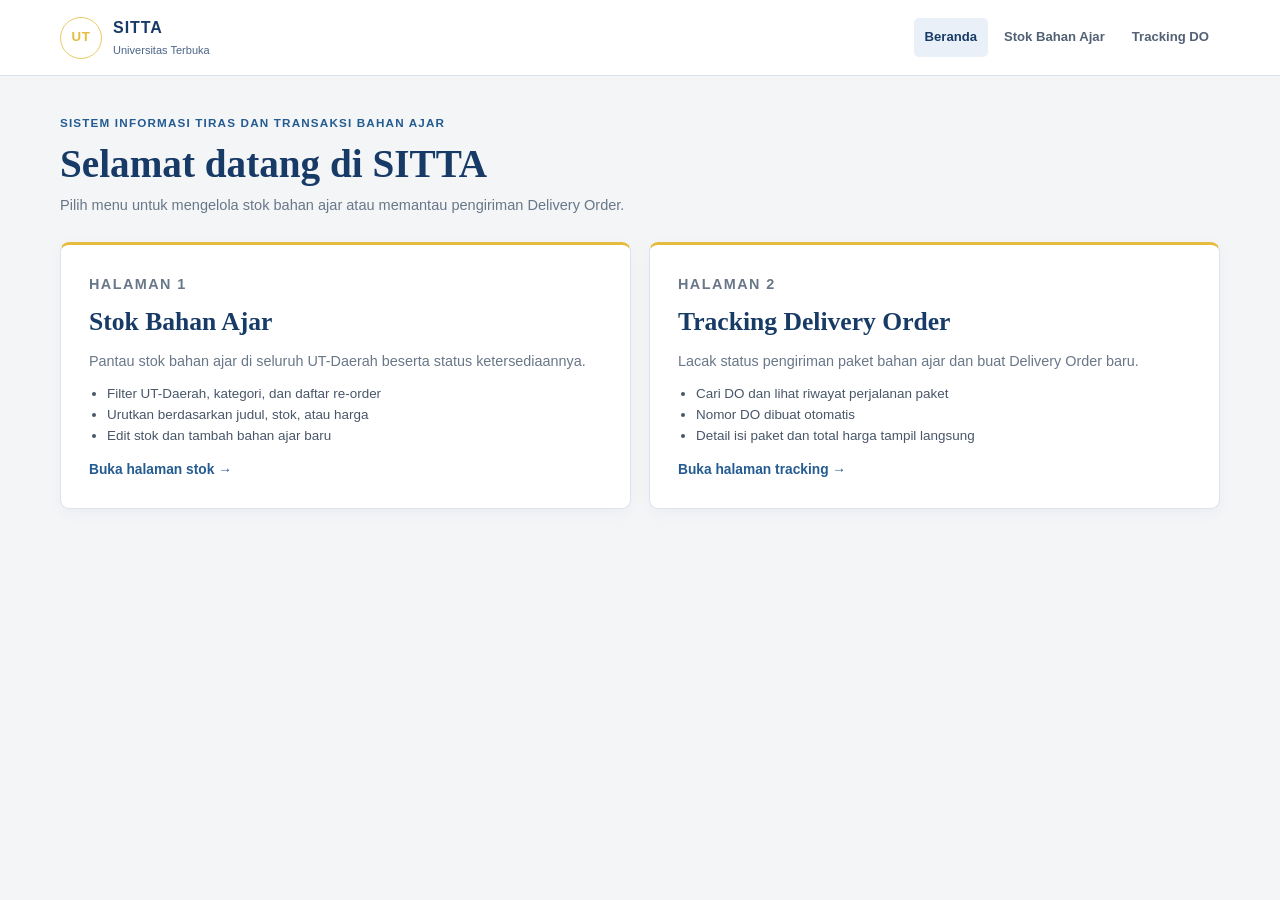
<file: index.html>
<!doctype html>
<html lang="id">
<head>
    <meta charset="utf-8">
    <meta name="viewport" content="width=device-width, initial-scale=1">
    <meta name="theme-color" content="#173b66">
    <title>Beranda | SITTA Universitas Terbuka</title>
    <link rel="stylesheet" href="css/style.css">
</head>
<body>
    <header class="site-header">
        <a class="brand" href="index.html" aria-label="SITTA, kembali ke beranda">
            <span class="brand-mark" aria-hidden="true">UT</span>
            <span class="brand-name">SITTA <small>Universitas Terbuka</small></span>
        </a>
        <nav class="main-nav" aria-label="Menu utama">
            <a class="nav-link is-active" href="index.html" aria-current="page">Beranda</a>
            <a class="nav-link" href="stok.html">Stok Bahan Ajar</a>
            <a class="nav-link" href="tracking.html">Tracking DO</a>
        </nav>
    </header>

    <main class="page-shell">
        <section class="page-intro">
            <p class="eyebrow">Sistem Informasi Tiras dan Transaksi Bahan Ajar</p>
            <h1>Selamat datang di SITTA</h1>
            <p class="muted-copy">Pilih menu untuk mengelola stok bahan ajar atau memantau pengiriman Delivery Order.</p>
        </section>

        <section class="menu-grid" aria-label="Menu aplikasi">
            <a class="menu-card" href="stok.html">
                <p class="eyebrow">Halaman 1</p>
                <h2>Stok Bahan Ajar</h2>
                <p>Pantau stok bahan ajar di seluruh UT-Daerah beserta status ketersediaannya.</p>
                <ul>
                    <li>Filter UT-Daerah, kategori, dan daftar re-order</li>
                    <li>Urutkan berdasarkan judul, stok, atau harga</li>
                    <li>Edit stok dan tambah bahan ajar baru</li>
                </ul>
                <span class="menu-card-link">Buka halaman stok &rarr;</span>
            </a>

            <a class="menu-card" href="tracking.html">
                <p class="eyebrow">Halaman 2</p>
                <h2>Tracking Delivery Order</h2>
                <p>Lacak status pengiriman paket bahan ajar dan buat Delivery Order baru.</p>
                <ul>
                    <li>Cari DO dan lihat riwayat perjalanan paket</li>
                    <li>Nomor DO dibuat otomatis</li>
                    <li>Detail isi paket dan total harga tampil langsung</li>
                </ul>
                <span class="menu-card-link">Buka halaman tracking &rarr;</span>
            </a>
        </section>
    </main>
</body>
</html>
</file>
<file: css/style.css>
/* ===== GAYA GLOBAL DAN VARIABEL WARNA ===== */
:root {
    color-scheme: light;
    --navy: #173b66;
    --blue: #245b91;
    --blue-soft: #e9f0f7;
    --yellow: #e5bc3f;
    --ink: #253140;
    --muted: #697788;
    --line: #dce3ea;
    --surface: #ffffff;
    --page: #f3f5f7;
    --success: #2f765c;
    --success-soft: #edf5f0;
    --warning: #b45f06;
    --warning-soft: #fdf3e6;
    --danger: #a63838;
    --danger-soft: #fbeeee;
    --shadow: 0 12px 34px rgba(23, 59, 102, 0.08);
    font-family: "Avenir Next", Avenir, "Segoe UI", sans-serif;
}

* {
    box-sizing: border-box;
}

body {
    min-width: 320px;
    margin: 0;
    background: var(--page);
    color: var(--ink);
    line-height: 1.55;
}

button,
input,
select,
textarea {
    font: inherit;
}

button,
a {
    -webkit-tap-highlight-color: transparent;
}

a {
    color: inherit;
}

button:focus-visible,
a:focus-visible,
input:focus-visible,
select:focus-visible,
textarea:focus-visible {
    outline: 3px solid rgba(229, 188, 63, 0.75);
    outline-offset: 3px;
}

[hidden] {
    display: none !important;
}

/* Template Vue disembunyikan sampai selesai di-mount agar {{ }} mentah tidak sempat terlihat. */
[v-cloak] {
    display: none !important;
}

/* ===== NAVBAR BERSAMA SEMUA HALAMAN ===== */
.site-header {
    position: relative;
    z-index: 2;
    display: flex;
    align-items: center;
    justify-content: space-between;
    gap: 22px;
    min-height: 76px;
    padding: 12px max(24px, calc((100vw - 1160px) / 2));
    border-bottom: 1px solid var(--line);
    background: #ffffff;
}

.brand {
    width: fit-content;
    display: inline-flex;
    align-items: center;
    gap: 11px;
    color: var(--navy);
    text-decoration: none;
}

.brand-mark {
    width: 42px;
    height: 42px;
    display: grid;
    place-items: center;
    border: 1px solid rgba(229, 188, 63, 0.8);
    border-radius: 50%;
    color: var(--yellow);
    font-size: 0.83rem;
    font-weight: 800;
    letter-spacing: 0.05em;
}

.brand-name {
    display: grid;
    gap: 1px;
    font-size: 1rem;
    font-weight: 800;
    letter-spacing: 0.06em;
}

.brand-name small {
    font-size: 0.69rem;
    font-weight: 500;
    letter-spacing: 0;
    opacity: 0.78;
}

.main-nav {
    display: flex;
    align-items: center;
    flex-wrap: wrap;
    gap: 5px;
}

.nav-link {
    padding: 9px 11px;
    border-radius: 5px;
    color: #526174;
    font-size: 0.82rem;
    font-weight: 650;
    text-decoration: none;
    white-space: nowrap;
}

.nav-link:hover,
.nav-link.is-active {
    background: var(--blue-soft);
    color: var(--navy);
}

/* ===== LAYOUT DAN JUDUL HALAMAN ===== */
.page-shell {
    width: min(calc(100% - 48px), 1160px);
    margin: 0 auto;
    padding: 38px 0 52px;
}

.eyebrow {
    margin: 0 0 8px;
    color: var(--blue);
    font-size: 0.73rem;
    font-weight: 750;
    letter-spacing: 0.1em;
    text-transform: uppercase;
}

.page-intro {
    margin: 0 0 25px;
}

.page-intro h1,
.panel h2,
.panel h3,
.menu-card h2 {
    margin: 0;
    color: var(--navy);
    font-family: Georgia, "Times New Roman", serif;
    font-weight: 600;
    line-height: 1.2;
}

.page-intro h1 {
    font-size: clamp(1.9rem, 4vw, 2.45rem);
}

.page-intro-row {
    display: flex;
    align-items: flex-end;
    justify-content: space-between;
    gap: 24px;
}

.muted-copy {
    margin: 7px 0 0;
    color: var(--muted);
    font-size: 0.91rem;
}

/* KARTU RINGKASAN ANGKA DI SAMPING JUDUL HALAMAN */
.summary-row {
    display: flex;
    flex-wrap: wrap;
    gap: 12px;
}

.stat-card {
    min-width: 150px;
    display: grid;
    gap: 1px;
    padding: 11px 16px;
    border-left: 3px solid var(--yellow);
    background: #ffffff;
    color: var(--muted);
    font-size: 0.75rem;
}

.stat-card strong {
    color: var(--navy);
    font-family: Georgia, "Times New Roman", serif;
    font-size: 1.55rem;
}

.stat-card-warning {
    border-left-color: var(--warning);
}

/* ===== PANEL BERSAMA ===== */
.panel {
    margin-top: 18px;
    padding: 24px;
    border: 1px solid var(--line);
    border-radius: 9px;
    background: var(--surface);
    box-shadow: 0 4px 16px rgba(23, 59, 102, 0.035);
}

.panel-heading {
    display: flex;
    align-items: flex-end;
    justify-content: space-between;
    gap: 18px;
    margin-bottom: 18px;
}

.panel-heading .eyebrow {
    margin-bottom: 4px;
}

.panel h2 {
    font-size: 1.55rem;
}

.panel h3 {
    font-size: 1.28rem;
}

/* ===== FORM, FIELD, DAN PESAN VALIDASI ===== */
.form-field {
    min-width: 0;
    display: grid;
    align-content: start;
    gap: 7px;
}

.form-field label,
.field-label {
    color: #344356;
    font-size: 0.84rem;
    font-weight: 650;
}

.form-field input,
.form-field select,
.form-field textarea {
    width: 100%;
    min-height: 45px;
    padding: 10px 12px;
    border: 1px solid #cbd5df;
    border-radius: 6px;
    background: #ffffff;
    color: var(--ink);
}

.form-field textarea {
    min-height: 80px;
    resize: vertical;
}

.form-field input[readonly] {
    background: #f4f6f8;
    color: var(--navy);
    font-weight: 700;
}

.form-field input::placeholder,
.form-field textarea::placeholder {
    color: #9aa5b1;
}

.form-field.has-error input,
.form-field.has-error select,
.form-field.has-error textarea {
    border-color: var(--danger);
    background: #fffafa;
}

.field-error {
    margin: 0;
    color: var(--danger);
    font-size: 0.76rem;
    font-weight: 600;
}

.field-hint {
    margin: 0;
    color: var(--muted);
    font-size: 0.76rem;
}

.form-feedback {
    margin: 14px 0 0;
    padding: 10px 13px;
    border-radius: 6px;
    background: var(--success-soft);
    color: var(--success);
    font-size: 0.84rem;
    font-weight: 650;
}

.form-feedback.feedback-error {
    background: var(--danger-soft);
    color: var(--danger);
}

.form-grid {
    display: grid;
    grid-template-columns: repeat(3, minmax(0, 1fr));
    gap: 16px;
}

.form-grid .span-2 {
    grid-column: span 2;
}

.form-grid .span-all {
    grid-column: 1 / -1;
}

.form-actions {
    display: flex;
    align-items: center;
    justify-content: flex-end;
    flex-wrap: wrap;
    gap: 10px;
    margin-top: 18px;
}

/* ===== TOMBOL ===== */
.button {
    min-height: 43px;
    display: inline-flex;
    align-items: center;
    justify-content: center;
    gap: 8px;
    padding: 10px 17px;
    border: 1px solid transparent;
    border-radius: 6px;
    cursor: pointer;
    font-weight: 700;
    text-decoration: none;
    white-space: nowrap;
    transition: background-color 140ms ease, border-color 140ms ease, transform 140ms ease;
}

.button:hover {
    transform: translateY(-1px);
}

.button:disabled {
    cursor: not-allowed;
    opacity: 0.5;
    transform: none;
}

.button-primary {
    background: var(--navy);
    color: #ffffff;
}

.button-primary:hover {
    background: #102f53;
}

.button-outline {
    border-color: #bdcad7;
    background: #ffffff;
    color: var(--navy);
}

.button-outline:hover {
    border-color: var(--blue);
    background: var(--blue-soft);
}

.button-small {
    min-height: 34px;
    padding: 6px 11px;
    font-size: 0.78rem;
}

/* ===== INDEX: KARTU MENU ===== */
.menu-grid {
    display: grid;
    grid-template-columns: repeat(2, minmax(0, 1fr));
    gap: 18px;
}

.menu-card {
    display: grid;
    gap: 12px;
    padding: 28px;
    border: 1px solid var(--line);
    border-top: 3px solid var(--yellow);
    border-radius: 9px;
    background: #ffffff;
    color: inherit;
    text-decoration: none;
    box-shadow: 0 4px 16px rgba(23, 59, 102, 0.035);
    transition: border-color 140ms ease, transform 140ms ease, box-shadow 140ms ease;
}

.menu-card:hover {
    transform: translateY(-2px);
    border-color: var(--blue);
    box-shadow: var(--shadow);
}

.menu-card h2 {
    font-size: 1.6rem;
}

.menu-card p {
    margin: 0;
    color: var(--muted);
    font-size: 0.9rem;
}

.menu-card ul {
    margin: 0;
    padding-left: 18px;
    color: #485668;
    font-size: 0.84rem;
}

.menu-card-link {
    color: var(--blue);
    font-size: 0.86rem;
    font-weight: 700;
}

/* ===== STOK: FILTER, SORT, DAN TABEL ===== */
/* Filter (kiri, lebih lebar) dan Urutkan (kanan) dipisah agar tiap kontrol punya ruang cukup. */
.filter-layout {
    display: grid;
    grid-template-columns: minmax(0, 2fr) minmax(0, 1fr);
    gap: 0;
}

.filter-group {
    display: grid;
    align-content: start;
    gap: 16px;
}

.filter-group-sort {
    margin-left: 28px;
    padding-left: 28px;
    border-left: 1px solid var(--line);
}

.filter-group-title {
    margin: 0;
    color: var(--muted);
    font-size: 0.7rem;
    font-weight: 750;
    letter-spacing: 0.1em;
    text-transform: uppercase;
}

.filter-fields {
    display: grid;
    grid-template-columns: repeat(2, minmax(0, 1fr));
    gap: 16px;
}

.form-field select:disabled {
    border-color: var(--line);
    background: #f4f6f8;
    color: #9aa5b1;
    cursor: not-allowed;
}

/* Checkbox re-order tampil sebagai chip; berwarna oranye saat aktif, senada status Menipis. */
.toggle-chip {
    width: fit-content;
    display: inline-flex;
    align-items: center;
    gap: 9px;
    padding: 8px 14px;
    border: 1px solid #cbd5df;
    border-radius: 999px;
    background: #ffffff;
    color: #344356;
    cursor: pointer;
    font-size: 0.82rem;
    font-weight: 650;
    transition: background-color 140ms ease, border-color 140ms ease, color 140ms ease;
}

.toggle-chip:hover {
    border-color: var(--warning);
}

.toggle-chip input {
    width: 16px;
    height: 16px;
    margin: 0;
    accent-color: var(--warning);
}

.toggle-chip.is-active {
    border-color: #f2d7b5;
    background: var(--warning-soft);
    color: var(--warning);
}

.toggle-count {
    min-width: 22px;
    padding: 1px 7px;
    border-radius: 999px;
    background: var(--warning-soft);
    color: var(--warning);
    font-size: 0.72rem;
    font-weight: 750;
    text-align: center;
}

.toggle-chip.is-active .toggle-count {
    background: var(--warning);
    color: #ffffff;
}

.sort-control {
    display: flex;
    gap: 8px;
}

.sort-control select {
    flex: 1;
    min-width: 0;
}

.sort-direction {
    min-height: 45px;
    padding: 0 14px;
}

.filter-footer {
    display: flex;
    align-items: center;
    justify-content: space-between;
    flex-wrap: wrap;
    gap: 12px;
    margin-top: 22px;
    padding-top: 16px;
    border-top: 1px solid var(--line);
}

.filter-summary {
    margin: 0;
    color: var(--muted);
    font-size: 0.82rem;
}

.filter-active-note {
    color: var(--warning);
    font-weight: 650;
}

.table-wrap {
    width: 100%;
    overflow-x: auto;
}

.data-table {
    width: 100%;
    border-collapse: collapse;
    text-align: left;
}

.data-table th,
.data-table td {
    padding: 12px 13px;
    border-bottom: 1px solid #e6ebf0;
    vertical-align: middle;
}

.data-table th {
    background: #f4f6f8;
    color: #526174;
    font-size: 0.72rem;
    font-weight: 750;
    white-space: nowrap;
}

.data-table td {
    color: #485668;
    font-size: 0.8rem;
}

.data-table tbody tr:hover {
    background: #fafbfd;
}

.data-table tbody tr.is-editing {
    background: #fffbea;
}

.data-table .number-cell {
    text-align: right;
    white-space: nowrap;
}

.code-cell {
    color: var(--navy);
    font-weight: 750;
    white-space: nowrap;
}

.title-cell {
    min-width: 180px;
}

.title-cell strong {
    display: block;
    color: var(--ink);
    font-weight: 650;
}

.note-cell {
    min-width: 170px;
}

.table-input {
    width: 82px;
    min-height: 34px;
    padding: 5px 8px;
    border: 1px solid #cbd5df;
    border-radius: 5px;
    background: #ffffff;
    color: var(--ink);
    font-size: 0.8rem;
}

.table-input.has-error {
    border-color: var(--danger);
}

.row-actions {
    display: flex;
    gap: 6px;
    white-space: nowrap;
}

.empty-state {
    padding: 30px 18px;
    color: var(--muted);
    font-size: 0.88rem;
    text-align: center;
}

/* ===== STATUS STOK: AMAN, MENIPIS, KOSONG ===== */
.status-chip {
    display: inline-flex;
    align-items: center;
    gap: 6px;
    padding: 5px 10px;
    border: 1px solid transparent;
    border-radius: 999px;
    font-size: 0.74rem;
    font-weight: 750;
    white-space: nowrap;
}

.status-aman {
    border-color: #d1dfd7;
    background: var(--success-soft);
    color: var(--success);
}

.status-menipis {
    border-color: #f2d7b5;
    background: var(--warning-soft);
    color: var(--warning);
}

.status-kosong {
    border-color: #ecc9c9;
    background: var(--danger-soft);
    color: var(--danger);
}

.status-legend {
    display: flex;
    flex-wrap: wrap;
    gap: 8px;
}

/* ===== TRACKING: PENCARIAN, HASIL, DAN TIMELINE ===== */
.search-form {
    display: flex;
    align-items: flex-end;
    gap: 12px;
}

.search-field {
    width: min(100%, 520px);
}

.search-form .button {
    min-width: 108px;
}

.order-heading {
    display: flex;
    align-items: flex-start;
    justify-content: space-between;
    gap: 18px;
}

.order-heading h2 {
    color: var(--ink);
}

.status-badge {
    display: inline-flex;
    padding: 6px 11px;
    border: 1px solid #d6e0ea;
    border-radius: 999px;
    background: var(--blue-soft);
    color: var(--blue);
    font-size: 0.76rem;
    font-weight: 750;
    white-space: nowrap;
}

.status-badge.is-done {
    border-color: #d1dfd7;
    background: var(--success-soft);
    color: var(--success);
}

.status-badge.is-new {
    border-color: #f2d7b5;
    background: var(--warning-soft);
    color: var(--warning);
}

.progress-section {
    margin: 25px 0;
}

.progress-heading {
    display: flex;
    align-items: center;
    justify-content: space-between;
    gap: 15px;
    margin-bottom: 9px;
    color: #4c5968;
    font-size: 0.82rem;
}

.progress-heading span {
    color: var(--muted);
}

.progress-track {
    height: 9px;
    overflow: hidden;
    border-radius: 999px;
    background: #e9edf1;
}

.progress-bar {
    width: 0;
    height: 100%;
    display: block;
    border-radius: inherit;
    background: var(--blue);
    transition: width 240ms ease;
}

.details-grid {
    display: grid;
    grid-template-columns: repeat(3, minmax(0, 1fr));
    gap: 14px;
    margin: 0;
    padding: 19px 0;
    border-top: 1px solid var(--line);
    border-bottom: 1px solid var(--line);
}

.details-grid dt {
    color: var(--muted);
    font-size: 0.73rem;
}

.details-grid dd {
    margin: 3px 0 0;
    color: var(--ink);
    font-size: 0.88rem;
    font-weight: 700;
}

.timeline-heading {
    margin-top: 24px;
}

.timeline {
    display: grid;
    gap: 0;
    margin: 16px 0 0;
    padding: 0;
    list-style: none;
}

.timeline li {
    position: relative;
    min-height: 67px;
    display: grid;
    grid-template-columns: 155px minmax(0, 1fr);
    align-items: start;
    gap: 18px;
    padding: 0 0 19px 22px;
    border-left: 1px solid #c6d3df;
}

.timeline li::before {
    position: absolute;
    top: 4px;
    left: -5px;
    width: 9px;
    height: 9px;
    border: 2px solid #ffffff;
    border-radius: 50%;
    background: var(--blue);
    content: "";
}

.timeline li:last-child {
    min-height: 0;
    padding-bottom: 0;
    border-left-color: transparent;
}

.timeline time {
    color: var(--muted);
    font-size: 0.76rem;
}

.timeline p {
    margin: 0;
    color: #465467;
    font-size: 0.84rem;
}

/* TATA LETAK DUA KOLOM: FORM DO BARU DAN DAFTAR DO */
.tracking-layout {
    display: grid;
    grid-template-columns: minmax(0, 1.6fr) minmax(0, 1fr);
    gap: 18px;
    align-items: start;
}

.tracking-layout > .panel {
    margin-top: 18px;
}

/* DETAIL ISI PAKET YANG MUNCUL SETELAH PAKET DIPILIH */
.package-detail {
    padding: 13px 15px;
    border: 1px solid #d6e0ea;
    border-left: 3px solid var(--yellow);
    border-radius: 6px;
    background: #f8fafc;
    font-size: 0.82rem;
}

.package-detail p {
    margin: 0 0 6px;
    color: #344356;
    font-weight: 650;
}

.package-detail ul {
    margin: 0;
    padding-left: 18px;
    color: #485668;
}

.package-detail .package-price {
    margin: 8px 0 0;
    color: var(--navy);
}

.do-list {
    display: grid;
    gap: 10px;
    margin: 0;
    padding: 0;
    list-style: none;
}

.do-list li {
    display: flex;
    align-items: center;
    justify-content: space-between;
    gap: 12px;
    padding: 11px 13px;
    border: 1px solid var(--line);
    border-radius: 7px;
}

.do-list li.is-active {
    border-color: var(--blue);
    background: var(--blue-soft);
}

.do-list strong {
    display: block;
    color: var(--navy);
    font-size: 0.84rem;
}

.do-list span {
    color: var(--muted);
    font-size: 0.76rem;
}

/* UTILITAS AKSESIBILITAS */
.visually-hidden {
    position: absolute;
    width: 1px;
    height: 1px;
    overflow: hidden;
    clip: rect(0, 0, 0, 0);
    white-space: nowrap;
    clip-path: inset(50%);
}

/* ===== RESPONSIVE UNTUK LAYAR SEDANG ===== */
@media (max-width: 980px) {
    /* Kelompok Urutkan pindah ke bawah Filter; garis pemisah ikut berpindah ke atas. */
    .filter-layout {
        grid-template-columns: 1fr;
    }

    .filter-group-sort {
        margin: 22px 0 0;
        padding: 22px 0 0;
        border-top: 1px solid var(--line);
        border-left: 0;
    }

    .tracking-layout {
        grid-template-columns: 1fr;
    }

    .details-grid {
        grid-template-columns: repeat(2, minmax(0, 1fr));
    }
}

/* ===== RESPONSIVE UNTUK LAYAR KECIL ===== */
@media (max-width: 680px) {
    .site-header {
        align-items: flex-start;
        flex-direction: column;
        gap: 8px;
        padding: 12px 18px;
    }

    .nav-link {
        padding: 8px 9px;
        font-size: 0.76rem;
    }

    .page-shell {
        width: min(calc(100% - 32px), 1160px);
        padding-top: 27px;
    }

    .page-intro-row {
        align-items: flex-start;
        flex-direction: column;
    }

    .panel {
        padding: 18px;
    }

    .menu-grid,
    .form-grid {
        grid-template-columns: 1fr;
    }

    .form-grid .span-2 {
        grid-column: auto;
    }

    .filter-fields {
        grid-template-columns: 1fr;
    }

    .search-form {
        align-items: stretch;
        flex-direction: column;
    }

    .search-field,
    .search-form .button {
        width: 100%;
    }

    .order-heading {
        flex-direction: column;
    }

    .timeline li {
        grid-template-columns: 1fr;
        gap: 3px;
        padding-bottom: 18px;
    }
}

@media (prefers-reduced-motion: reduce) {
    *,
    *::before,
    *::after {
        scroll-behavior: auto !important;
        transition-duration: 0.01ms !important;
    }
}
</file>
